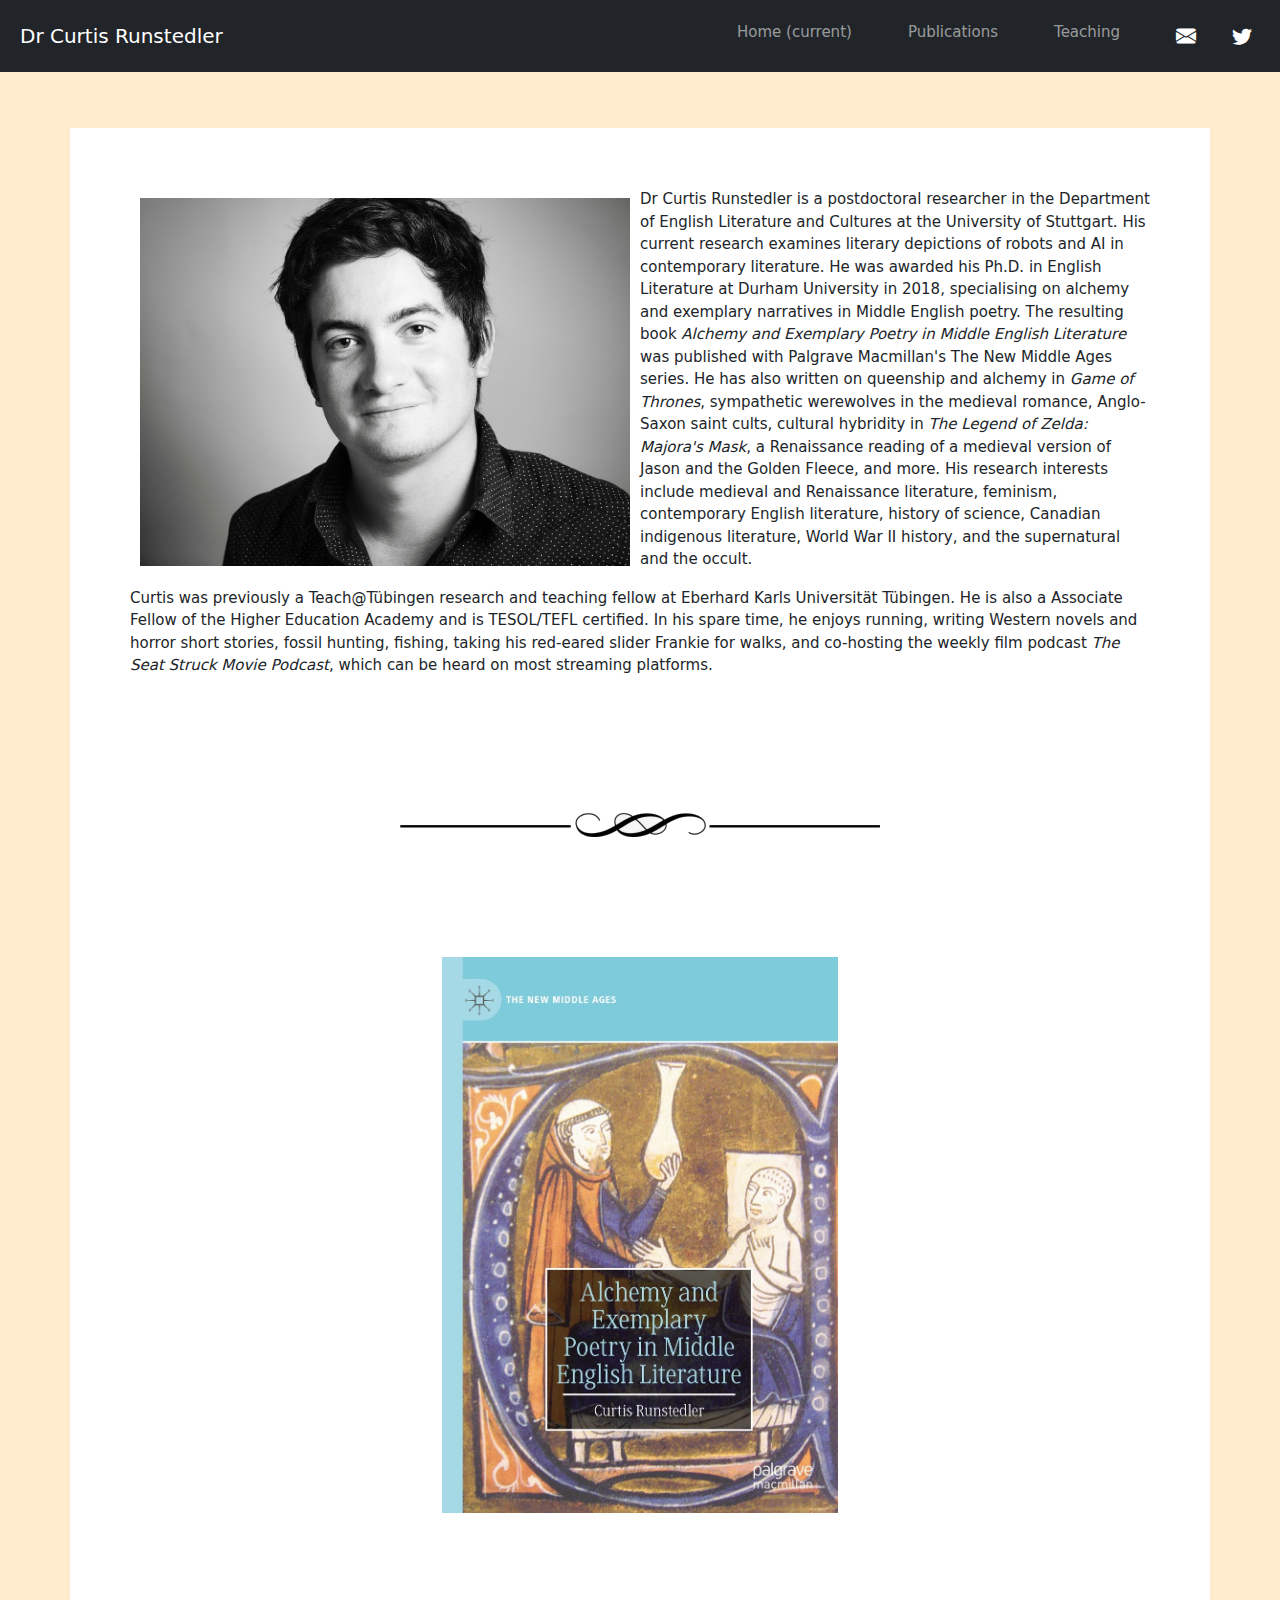
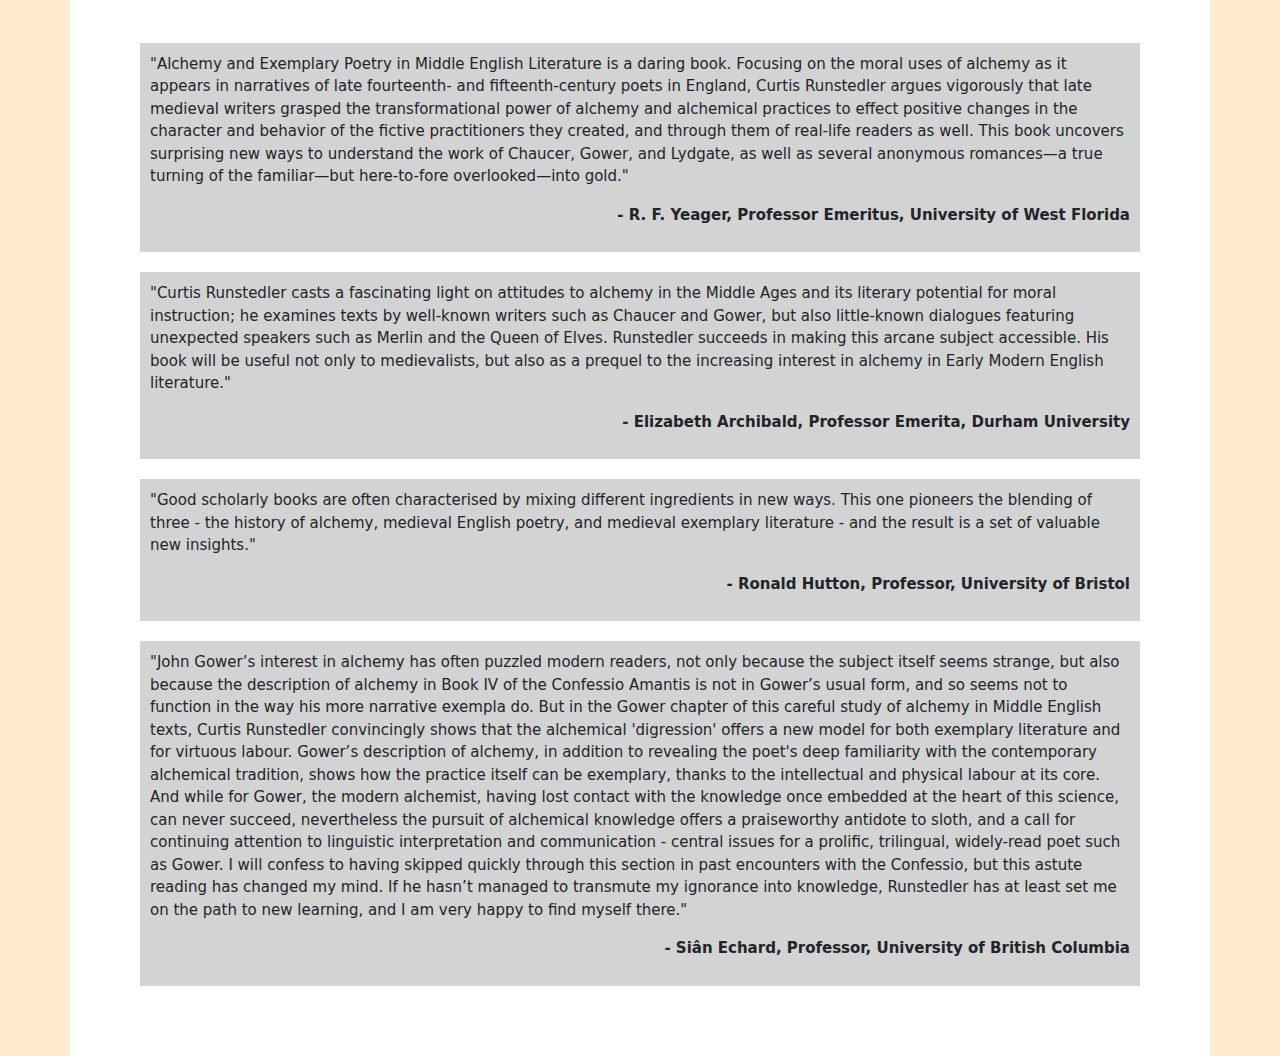
<file: index.html>
<!DOCTYPE html>
<html lang="en">
<head>
    <meta charset="UTF-8">
    <meta http-equiv="X-UA-Compatible" content="IE=edge">
    <meta name="viewport" content="width=device-width, initial-scale=1.0">
    <title>Dr Curtis Runstedler</title>
    <link href="https://cdn.jsdelivr.net/npm/bootstrap@5.2.0/dist/css/bootstrap.min.css" rel="stylesheet">
    <link rel="stylesheet" href="https://cdn.jsdelivr.net/npm/bootstrap-icons@1.5.0/font/bootstrap-icons.css">
    <link rel="stylesheet" href="style.css">
</head>
<body>
    <header>
        <nav class="navbar navbar-expand-md navbar-dark fixed-top bg-dark">
            <a class="navbar-brand" href="#">
                <!--<span class="bi-shop"></span>-->
                Dr Curtis Runstedler
            </a>
            <button class="navbar-toggler" type="button" data-toggle="collapse" data-target="#navbarCollapse" aria-controls="navbarCollapse" aria-expanded="false" aria-label="Toggle navigation">
            <span class="navbar-toggler-icon"></span>
            </button>
            <div class="collapse navbar-collapse" id="navbarCollapse">
            <ul class="navbar-nav ms-auto">
                <li class="nav-item active">
                    <a class="nav-link" href="#">Home <span class="sr-only">(current)</span></a>
                </li>
                <li class="nav-item">
                    <a class="nav-link" href="publications.html">Publications</a>
                </li>
                <li class="nav-item">
                    <a class="nav-link" href="teaching.html">Teaching</a>
                </li>
                <li class="nav-item" style="padding-right: 0px;">
                    <a class="nav-link" href="mailto:crunstedler48@yahoo.ca"><i class="bi-envelope-fill"></i></a>
                </li>
                <li class="nav-item">
                    <a class="nav-link" href="https://twitter.com/curtis_chthonic"><i class="bi-twitter"></i></a>
                </li>
            </ul>
            </div>
        </nav>
    </header>
    <div class="container center">
        <div class="text">
            <img src="images/Curtis-B&W-Instagram.jpg" style="float:left;max-width:50%">
            <p>
            Dr Curtis Runstedler is a postdoctoral researcher in the Department of English Literature and Cultures at the University of Stuttgart. His current research examines literary depictions of robots and AI in contemporary literature. He was awarded his Ph.D. in English Literature at Durham University in 2018, specialising on alchemy and exemplary narratives in Middle English poetry. The resulting book <em>Alchemy and Exemplary Poetry in Middle English Literature</em> was published with Palgrave Macmillan's The New Middle Ages series. He has also written on queenship and alchemy in <em>Game of Thrones</em>, sympathetic werewolves in the medieval romance, Anglo-Saxon saint cults, cultural hybridity in <em>The Legend of Zelda: Majora's Mask</em>, a Renaissance reading of a medieval version of Jason and the Golden Fleece, and more. His research interests include medieval and Renaissance literature, feminism, contemporary English literature, history of science, Canadian indigenous literature, World War II history, and the supernatural and the occult.
            </p>
            <p>
            Curtis was previously a Teach@Tübingen research and teaching fellow at Eberhard Karls Universität Tübingen. He is also a Associate Fellow of the Higher Education Academy and is TESOL/TEFL certified. In his spare time, he enjoys running, writing Western novels and horror short stories, fossil hunting, fishing, taking his red-eared slider Frankie for walks, and co-hosting the weekly film podcast <em>The Seat Struck Movie Podcast</em>, which can be heard on most streaming platforms.
            </p>
        </div>
        <div style="clear: both"></div>
    </div>

    <div class="container">
        <div class="image center"><img src="images/page break.png"></div>
    </div>

    <div class="container center">
        <div class="image book center"><a href="https://link.springer.com/book/10.1007/978-3-031-26606-5"><img src="images/Alchemy Book.jpg"></a></div>
    </div>

    <div class="container">
        <div class="text review"><p>
            "Alchemy and Exemplary Poetry in Middle English Literature is a daring book. Focusing on the moral uses of alchemy as it appears in narratives of late fourteenth- and fifteenth-century poets in England, Curtis Runstedler argues vigorously that late medieval writers grasped the transformational power of alchemy and alchemical practices to effect positive changes in the character and behavior of the fictive practitioners they created, and through them of real-life readers as well. This book uncovers surprising new ways to understand the work of Chaucer, Gower, and Lydgate, as well as several anonymous romances—a true turning of the familiar—but here-to-fore overlooked—into gold."</p> 
            <p class="right">
            <b>- R. F. Yeager, Professor Emeritus, University of West Florida</b>
            </p>
        </div>
        <div class="text review"><p>
            "Curtis Runstedler casts a fascinating light on attitudes to alchemy in the Middle Ages and its literary potential for moral instruction; he examines texts by well-known writers such as Chaucer and Gower, but also little-known dialogues featuring unexpected speakers such as Merlin and the Queen of Elves.  Runstedler succeeds in making this arcane subject accessible. His book will be useful not only to medievalists, but also as a prequel to the increasing interest in alchemy in Early Modern English literature."
            </p>
            <p class="right">
            <b>- Elizabeth Archibald, Professor Emerita, Durham University</b>
            </p>
        </div>
        <div class="text review"><p>
            "Good scholarly books are often characterised by mixing different ingredients in new ways. This one pioneers the blending of three - the history of alchemy, medieval English poetry, and medieval exemplary literature - and the result is a set of valuable new insights."
            </p>
            <p class="right">
            <b>- Ronald Hutton, Professor, University of Bristol</b>
            </p>
        </div>
        <div class="text review"><p>
            "John Gower’s interest in alchemy has often puzzled modern readers, not only because the subject itself seems strange, but also because the description of alchemy in Book IV of the Confessio Amantis is not in Gower’s usual form, and so seems not to function in the way his more narrative exempla do. But in the Gower chapter of this careful study of alchemy in Middle English texts, Curtis Runstedler convincingly shows that the alchemical 'digression' offers a new model for both exemplary literature and for virtuous labour. Gower’s description of alchemy, in addition to revealing the poet's deep familiarity with the contemporary alchemical tradition, shows how the practice itself can be exemplary, thanks to the intellectual and physical labour at its core. And while for Gower, the modern alchemist, having lost contact with the knowledge once embedded at the heart of this science, can never succeed, nevertheless the pursuit of alchemical knowledge offers a praiseworthy antidote to sloth, and a call for continuing attention to linguistic interpretation and communication - central issues for a prolific, trilingual, widely-read poet such as Gower. I will confess to having skipped quickly through this section in past encounters with the Confessio, but this astute reading has changed my mind. If he hasn’t managed to transmute my ignorance into knowledge, Runstedler has at least set me on the path to new learning, and I am very happy to find myself there."
            </p>
            <p class="right">
            <b>- Siân Echard, Professor, University of British Columbia</b>
            </p>
        </div>
        <div style="clear: both"></div>
    </div>

    <script src="https://code.jquery.com/jquery-3.3.1.slim.min.js" integrity="sha384-q8i/X+965DzO0rT7abK41JStQIAqVgRVzpbzo5smXKp4YfRvH+8abtTE1Pi6jizo" crossorigin="anonymous"></script>
    <script src="https://cdn.jsdelivr.net/npm/popper.js@1.14.3/dist/umd/popper.min.js" integrity="sha384-ZMP7rVo3mIykV+2+9J3UJ46jBk0WLaUAdn689aCwoqbBJiSnjAK/l8WvCWPIPm49" crossorigin="anonymous"></script>
    <script src="https://cdn.jsdelivr.net/npm/bootstrap@4.1.3/dist/js/bootstrap.min.js" integrity="sha384-ChfqqxuZUCnJSK3+MXmPNIyE6ZbWh2IMqE241rYiqJxyMiZ6OW/JmZQ5stwEULTy" crossorigin="anonymous"></script>
</body>
</html>
</file>
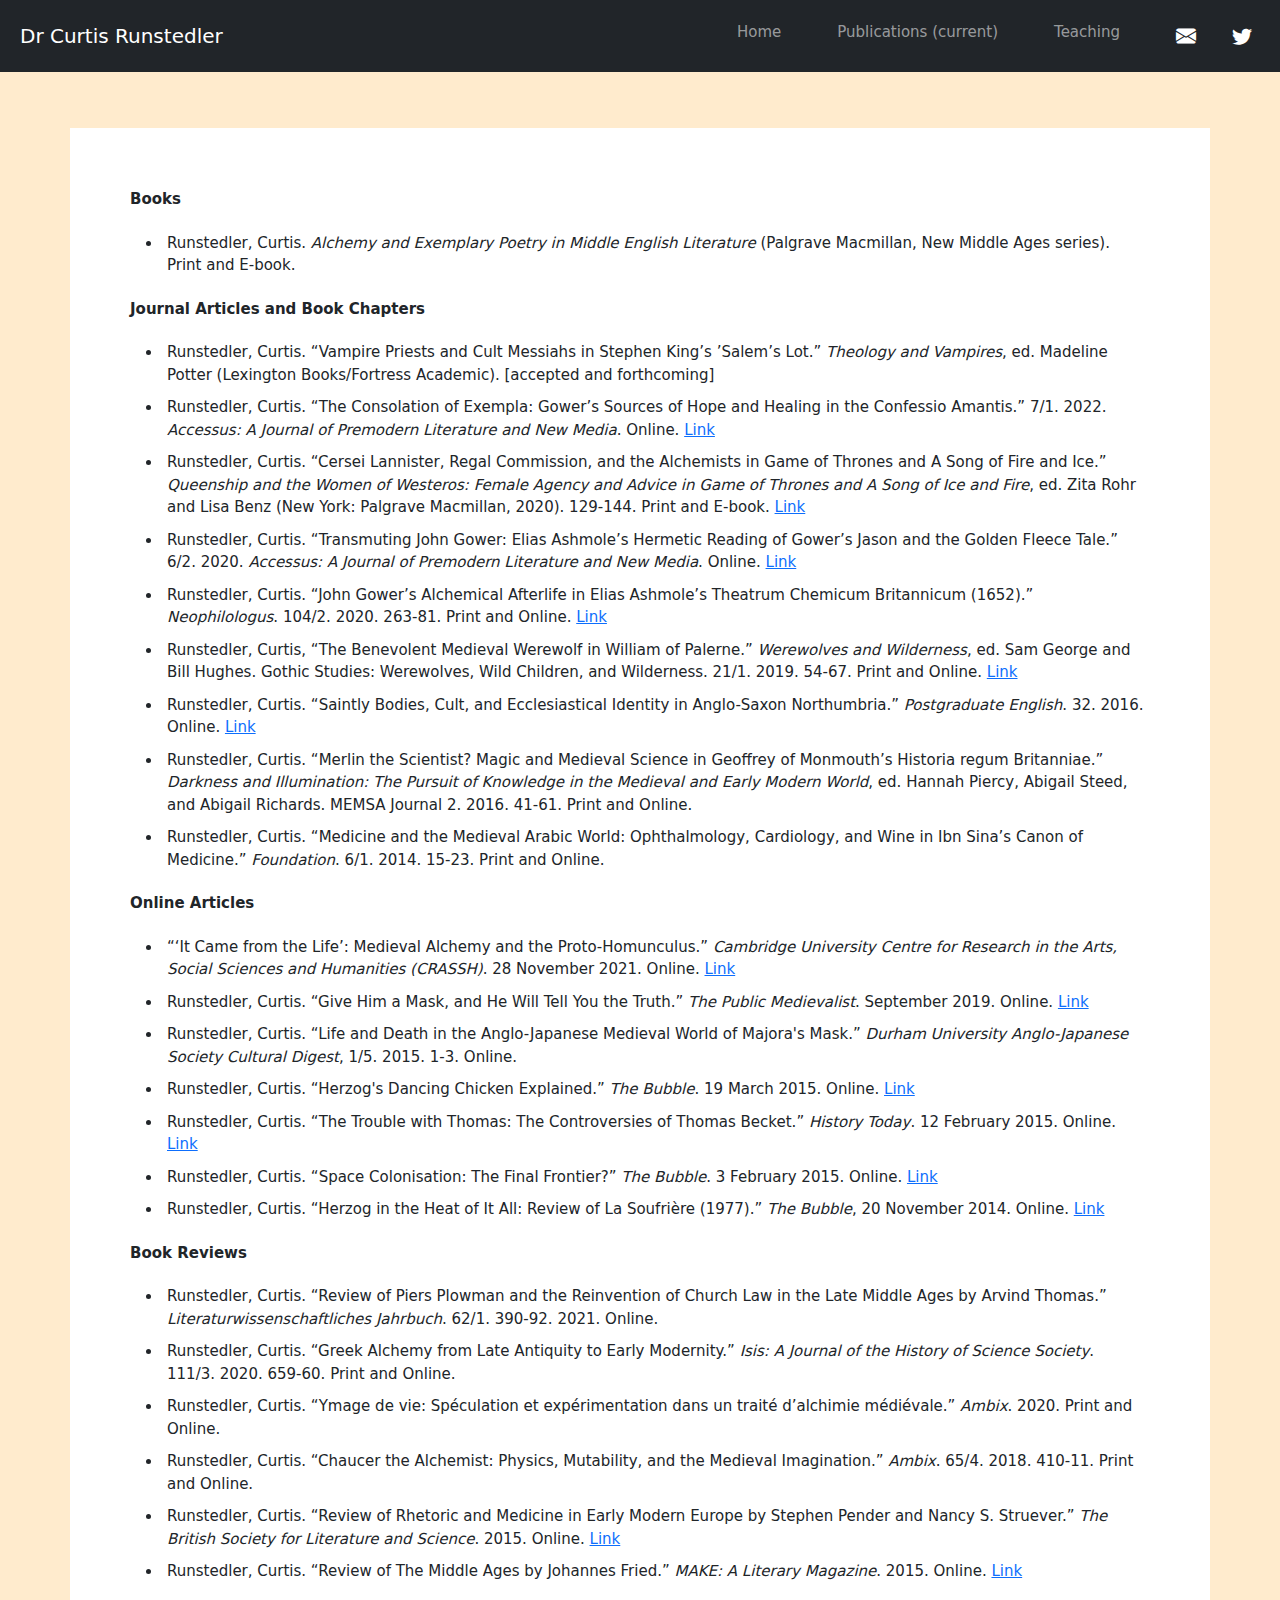
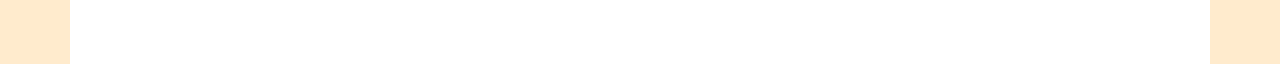
<file: publications.html>
<!DOCTYPE html>
<html lang="en">
<head>
    <meta charset="UTF-8">
    <meta http-equiv="X-UA-Compatible" content="IE=edge">
    <meta name="viewport" content="width=device-width, initial-scale=1.0">
    <title>Publications | Dr Curtis Runstedler</title>
    <link href="https://cdn.jsdelivr.net/npm/bootstrap@5.2.0/dist/css/bootstrap.min.css" rel="stylesheet">
    <link rel="stylesheet" href="https://cdn.jsdelivr.net/npm/bootstrap-icons@1.5.0/font/bootstrap-icons.css">
    <link rel="stylesheet" href="style.css">
</head>
<body>
    <header>
        <nav class="navbar navbar-expand-md navbar-dark fixed-top bg-dark">
            <a class="navbar-brand" href="#">
                <!--<span class="bi-shop"></span>-->
                Dr Curtis Runstedler
            </a>
            <button class="navbar-toggler" type="button" data-toggle="collapse" data-target="#navbarCollapse" aria-controls="navbarCollapse" aria-expanded="false" aria-label="Toggle navigation">
            <span class="navbar-toggler-icon"></span>
            </button>
            <div class="collapse navbar-collapse" id="navbarCollapse">
            <ul class="navbar-nav ms-auto">
                <li class="nav-item">
                <a class="nav-link" href="index.html">Home</a>
                </li>
                <li class="nav-item active">
                <a class="nav-link" href="publications.html">Publications <span class="sr-only">(current)</a>
                </li>
                <li class="nav-item">
                <a class="nav-link" href="teaching.html">Teaching</a>
                </li>
                <li class="nav-item" style="padding-right: 0px;">
                    <a class="nav-link" href="mailto:crunstedler48@yahoo.ca"><i class="bi-envelope-fill"></i></a>
                </li>
                <li class="nav-item">
                    <a class="nav-link" href="https://twitter.com/curtis_chthonic"><i class="bi-twitter"></i></a>
                </li>
            </ul>
            </div>
        </nav>
    </header>
    <div class="container">
        <!--<div class="image"><img src="images/200 rabbit.png"></div>-->
        <div class="text">
            <p><strong>Books</strong></p>
            <ul>
                <li>Runstedler, Curtis. <em>Alchemy and Exemplary Poetry in Middle English Literature</em> (Palgrave Macmillan, New Middle Ages series). Print and E-book.</li>
            </ul>

            <p><strong>Journal Articles and Book Chapters</strong></p>
            <ul>
                <li>Runstedler, Curtis. “Vampire Priests and Cult Messiahs in Stephen King’s ’Salem’s Lot.” <em>Theology and Vampires</em>, ed. Madeline Potter (Lexington Books/Fortress Academic). [accepted and forthcoming]</li>
                <li>Runstedler, Curtis. “The Consolation of Exempla: Gower’s Sources of Hope and Healing in the Confessio Amantis.” 7/1. 2022. <em>Accessus: A Journal of Premodern Literature and New Media</em>. Online. <a href="https://scholarworks.wmich.edu/accessus/vol7/iss1/4">Link</a></li>
                <li>Runstedler, Curtis. “Cersei Lannister, Regal Commission, and the Alchemists in Game of Thrones and A Song of Fire and Ice.” <em>Queenship and the Women of Westeros: Female Agency and Advice in Game of Thrones and A Song of Ice and Fire</em>, ed. Zita Rohr and Lisa Benz (New York: Palgrave Macmillan, 2020). 129-144. Print and E-book. <a href="https://doi.org/10.1007/978-3-030-25041-6_6">Link</a></li>
                <li>Runstedler, Curtis. “Transmuting John Gower: Elias Ashmole’s Hermetic Reading of Gower’s Jason and the Golden Fleece Tale.” 6/2. 2020. <em>Accessus: A Journal of Premodern Literature and New Media</em>. Online. <a href="https://scholarworks.wmich.edu/accessus/vol6/iss2/3/">Link</a></li>
                <li>Runstedler, Curtis. “John Gower’s Alchemical Afterlife in Elias Ashmole’s Theatrum Chemicum Britannicum (1652).” <em>Neophilologus</em>. 104/2. 2020. 263-81. Print and Online. <a href="https://doi.org/10.1007/s11061-019-09619-4">Link</a></li>
                <li>Runstedler, Curtis, “The Benevolent Medieval Werewolf in William of Palerne.” <em>Werewolves and Wilderness</em>, ed. Sam George and Bill Hughes. Gothic Studies: Werewolves, Wild Children, and Wilderness. 21/1. 2019. 54-67. Print and Online. <a href="https://doi.org/10.3366/gothic.2019.0007">Link</a></li>
                <li>Runstedler, Curtis. “Saintly Bodies, Cult, and Ecclesiastical Identity in Anglo-Saxon Northumbria.” <em>Postgraduate English</em>. 32. 2016. Online. <a href="https://community.dur.ac.uk/postgraduate.english/ojs/index.php/pgenglish/article/view/183">Link</a></li>
                <li>Runstedler, Curtis. “Merlin the Scientist? Magic and Medieval Science in Geoffrey of Monmouth’s Historia regum Britanniae.” <em>Darkness and Illumination: The Pursuit of Knowledge in the Medieval and Early Modern World</em>, ed. Hannah Piercy, Abigail Steed, and Abigail Richards. MEMSA Journal 2. 2016. 41-61. Print and Online.</li>
                <li>Runstedler, Curtis. “Medicine and the Medieval Arabic World: Ophthalmology, Cardiology, and Wine in Ibn Sina’s Canon of Medicine.” <em>Foundation</em>. 6/1. 2014. 15-23. Print and Online.</li>
            </ul>

            <p><strong>Online Articles</strong></p>
            <ul>
                <li>“‘It Came from the Life’: Medieval Alchemy and the Proto-Homunculus.” <em>Cambridge University Centre for Research in the Arts, Social Sciences and Humanities (CRASSH)</em>. 28 November 2021. Online. <a href="https://craftofwonder.crassh.cam.ac.uk/2021/11/28/it-was-drawn-from-the-life-medieval-alchemy-and-the-proto-homunculus/">Link</a></li>
                <li>Runstedler, Curtis. “Give Him a Mask, and He Will Tell You the Truth.” <em>The Public Medievalist</em>. September 2019. Online. <a href="https://www.publicmedievalist.com/majoras-mask/">Link</a></li>
                <li>Runstedler, Curtis. “Life and Death in the Anglo-Japanese Medieval World of Majora's Mask.” <em>Durham University Anglo-Japanese Society Cultural Digest</em>, 1/5. 2015. 1-3. Online.</li>
                <li>Runstedler, Curtis. “Herzog's Dancing Chicken Explained.” <em>The Bubble</em>. 19 March 2015. Online. <a href="https://www.thebubble.org.uk/culture/film/herzogs-dancing-chicken-explained">Link</a></li>
                <li>Runstedler, Curtis. “The Trouble with Thomas: The Controversies of Thomas Becket.” <em>History Today</em>. 12 February 2015. Online. <a href="https://www.historytoday.com/trouble-thomas-controversies-st-thomas-becket">Link</a></li>
                <li>Runstedler, Curtis. “Space Colonisation: The Final Frontier?” <em>The Bubble</em>. 3 February 2015. Online. <a href="https://www.thebubble.org.uk/current-affairs/science-technology/space-colonisation-the-final-frontier">Link</a></li>
                <li>Runstedler, Curtis. “Herzog in the Heat of It All: Review of La Soufrière (1977).” <em>The Bubble</em>, 20 November 2014. Online. <a href="https://www.thebubble.org.uk/culture/film/herzog-in-the-heat-of-it-all-review-of-la-soufriere">Link</a></li>
            </ul>

            <p><strong>Book Reviews</strong></p>

            <ul>
                <li>Runstedler, Curtis. “Review of Piers Plowman and the Reinvention of Church Law in the Late Middle Ages by Arvind Thomas.” <em>Literaturwissenschaftliches Jahrbuch</em>. 62/1. 390-92. 2021. Online.</li>
                <li>Runstedler, Curtis. “Greek Alchemy from Late Antiquity to Early Modernity.” <em>Isis: A Journal of the History of Science Society</em>. 111/3. 2020. 659-60. Print and Online.</li>
                <li>Runstedler, Curtis. “Ymage de vie: Spéculation et expérimentation dans un traité d’alchimie médiévale.” <em>Ambix</em>. 2020. Print and Online.</li>
                <li>Runstedler, Curtis. “Chaucer the Alchemist: Physics, Mutability, and the Medieval Imagination.” <em>Ambix</em>. 65/4. 2018. 410-11. Print and Online.</li>
                <li>Runstedler, Curtis. “Review of Rhetoric and Medicine in Early Modern Europe by Stephen Pender and Nancy S. Struever.” <em>The British Society for Literature and Science</em>. 2015. Online. <a href="https://www.bsls.ac.uk/reviews/early-modern-and-enlightenment/stephen-pender-and-nancy-s-struever-eds-rhetoric-and-medicine-in-early-modern-europe">Link</a></li>
                <li>Runstedler, Curtis. “Review of The Middle Ages by Johannes Fried.” <em>MAKE: A Literary Magazine</em>. 2015. Online. <a href="https://www.makemag.com/review-the-middle-ages-by-johannes-fried">Link</a></li>
            </ul>
        </div>
    </div>

    <script src="https://code.jquery.com/jquery-3.3.1.slim.min.js" integrity="sha384-q8i/X+965DzO0rT7abK41JStQIAqVgRVzpbzo5smXKp4YfRvH+8abtTE1Pi6jizo" crossorigin="anonymous"></script>
    <script src="https://cdn.jsdelivr.net/npm/popper.js@1.14.3/dist/umd/popper.min.js" integrity="sha384-ZMP7rVo3mIykV+2+9J3UJ46jBk0WLaUAdn689aCwoqbBJiSnjAK/l8WvCWPIPm49" crossorigin="anonymous"></script>
    <script src="https://cdn.jsdelivr.net/npm/bootstrap@4.1.3/dist/js/bootstrap.min.js" integrity="sha384-ChfqqxuZUCnJSK3+MXmPNIyE6ZbWh2IMqE241rYiqJxyMiZ6OW/JmZQ5stwEULTy" crossorigin="anonymous"></script>
</body>
</html>
</file>
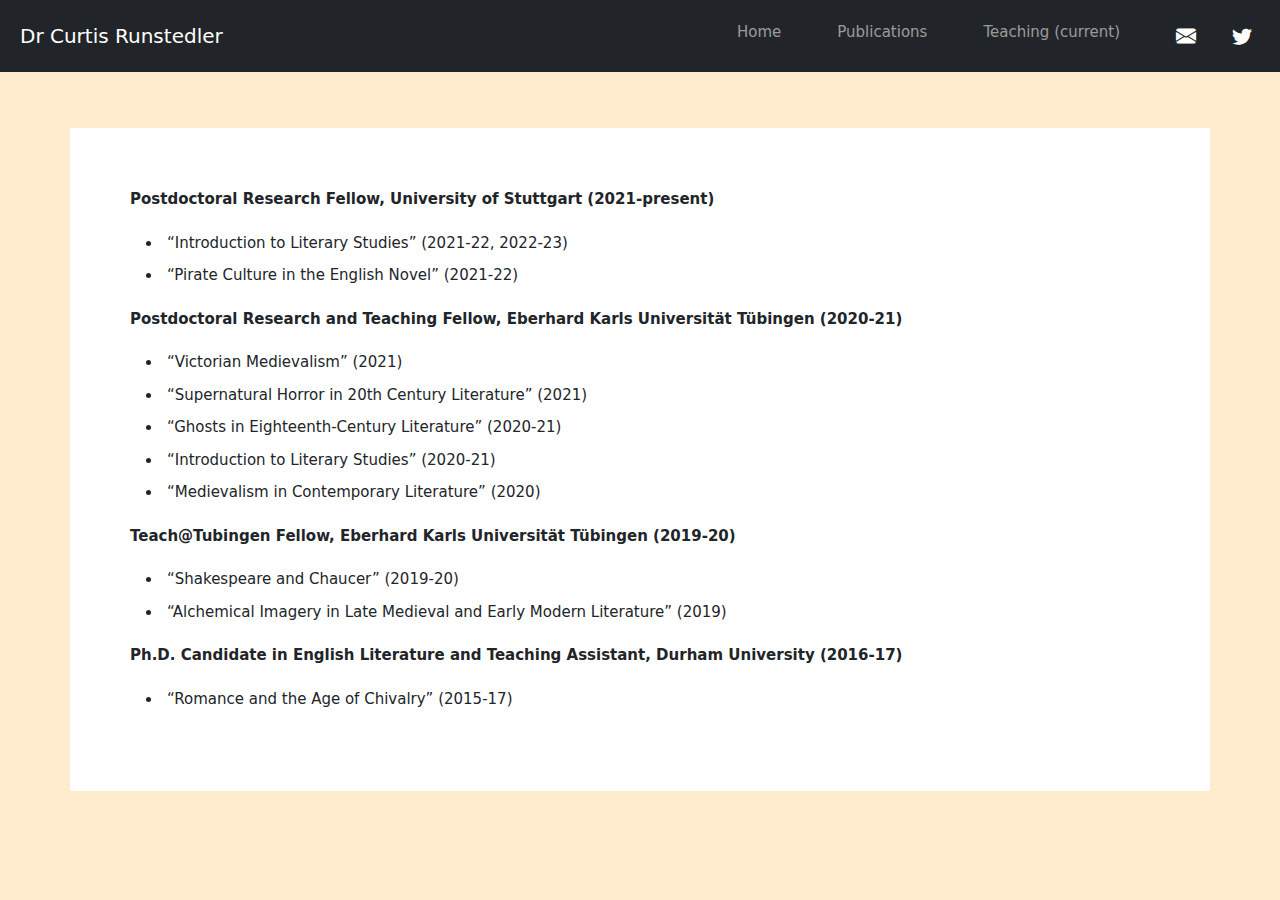
<file: teaching.html>
<!DOCTYPE html>
<html lang="en">
<head>
    <meta charset="UTF-8">
    <meta http-equiv="X-UA-Compatible" content="IE=edge">
    <meta name="viewport" content="width=device-width, initial-scale=1.0">
    <title>Teaching | Dr Curtis Runstedler</title>
    <link href="https://cdn.jsdelivr.net/npm/bootstrap@5.2.0/dist/css/bootstrap.min.css" rel="stylesheet">
    <link rel="stylesheet" href="https://cdn.jsdelivr.net/npm/bootstrap-icons@1.5.0/font/bootstrap-icons.css">
    <link rel="stylesheet" href="style.css">
</head>
<body>
    <header>
        <nav class="navbar navbar-expand-md navbar-dark fixed-top bg-dark">
            <a class="navbar-brand" href="#">
                <!--<span class="bi-shop"></span>-->
                Dr Curtis Runstedler
            </a>
            <button class="navbar-toggler" type="button" data-toggle="collapse" data-target="#navbarCollapse" aria-controls="navbarCollapse" aria-expanded="false" aria-label="Toggle navigation">
            <span class="navbar-toggler-icon"></span>
            </button>
            <div class="collapse navbar-collapse" id="navbarCollapse">
            <ul class="navbar-nav ms-auto">
                <li class="nav-item">
                <a class="nav-link" href="index.html">Home</a>
                </li>
                <li class="nav-item">
                <a class="nav-link" href="publications.html">Publications</a>
                </li>
                <li class="nav-item active">
                <a class="nav-link" href="teaching.html">Teaching <span class="sr-only">(current)</a>
                </li>
                <li class="nav-item" style="padding-right: 0px;">
                    <a class="nav-link" href="mailto:crunstedler48@yahoo.ca"><i class="bi-envelope-fill"></i></a>
                </li>
                <li class="nav-item">
                    <a class="nav-link" href="https://twitter.com/curtis_chthonic"><i class="bi-twitter"></i></a>
                </li>
            </ul>
            </div>
        </nav>
    </header>
    <div class="container">
        <!--<div class="image"><img src="images/200 rabbit.png"></div>-->
        <div class="text">
            <p><strong>Postdoctoral Research Fellow, University of Stuttgart (2021-present)</strong></p>
            <ul>
                <li>“Introduction to Literary Studies” (2021-22, 2022-23)</li>
                <li>“Pirate Culture in the English Novel” (2021-22)</li>
            </ul>
             
            <p><strong>Postdoctoral Research and Teaching Fellow, Eberhard Karls Universität Tübingen (2020-21)</strong></p>
            <ul>
                <li>“Victorian Medievalism” (2021)</li>
                <li>“Supernatural Horror in 20th Century Literature” (2021)</li>
                <li>“Ghosts in Eighteenth-Century Literature” (2020-21)</li>
                <li>“Introduction to Literary Studies” (2020-21)</li>
                <li>“Medievalism in Contemporary Literature” (2020)</li>
            </ul>
            
            <p><strong>Teach@Tubingen Fellow, Eberhard Karls Universität Tübingen (2019-20)</strong></p>
            <ul>
                <li>“Shakespeare and Chaucer” (2019-20)</li>
                <li>“Alchemical Imagery in Late Medieval and Early Modern Literature” (2019)</li>
            </ul>
            
            <p><strong>Ph.D. Candidate in English Literature and Teaching Assistant, Durham University (2016-17)</strong></p>
            <ul>
                <li>“Romance and the Age of Chivalry” (2015-17)</li>
            </ul>
        </div>
    </div>

    <script src="https://code.jquery.com/jquery-3.3.1.slim.min.js" integrity="sha384-q8i/X+965DzO0rT7abK41JStQIAqVgRVzpbzo5smXKp4YfRvH+8abtTE1Pi6jizo" crossorigin="anonymous"></script>
    <script src="https://cdn.jsdelivr.net/npm/popper.js@1.14.3/dist/umd/popper.min.js" integrity="sha384-ZMP7rVo3mIykV+2+9J3UJ46jBk0WLaUAdn689aCwoqbBJiSnjAK/l8WvCWPIPm49" crossorigin="anonymous"></script>
    <script src="https://cdn.jsdelivr.net/npm/bootstrap@4.1.3/dist/js/bootstrap.min.js" integrity="sha384-ChfqqxuZUCnJSK3+MXmPNIyE6ZbWh2IMqE241rYiqJxyMiZ6OW/JmZQ5stwEULTy" crossorigin="anonymous"></script>
</body>
</html>
</file>
<file: style.css>
body {
    background-color: blanchedalmond;
    overflow: scroll;
    font-size: 15px;
}

.container {
    background-color: white;
    padding: 50px;
    position: relative;
    top: 10vw;
    /*display: grid;
    grid-template-columns: auto auto;*/
    min-width: 0;
    min-height: 80%;
}

.center {
    display: flex;
    justify-content: center;
    align-content: center;
}

.text {
    min-width: 0;
    padding: 10px;
}

li {
    padding: 5px;
}

.text {
    /*padding: 20px;*/
    max-width: 100%;
}

.navbar-brand {
    padding-left: 20px;;
}
.nav-item {
    padding: 5px 20px;
}

i {
    color: white;
    font-size: 1.25rem;
}

.footer {
    display: flex;
    min-height: 35vh;
}

.left {
    float: left;
}

.right {
    display: flex;
    justify-content: right;
}

img {
    display: block;
    max-width: 100%;
    max-height: 100%;
    padding: 10px;
}

.image {
    width: 100%;
    height: 100%;
}

.book {
    max-width: 40%;
}
}

.intro {
    max-width: 50%;
}

.review {
    background-color: lightgrey;
    margin: 20px;
}
</file>
